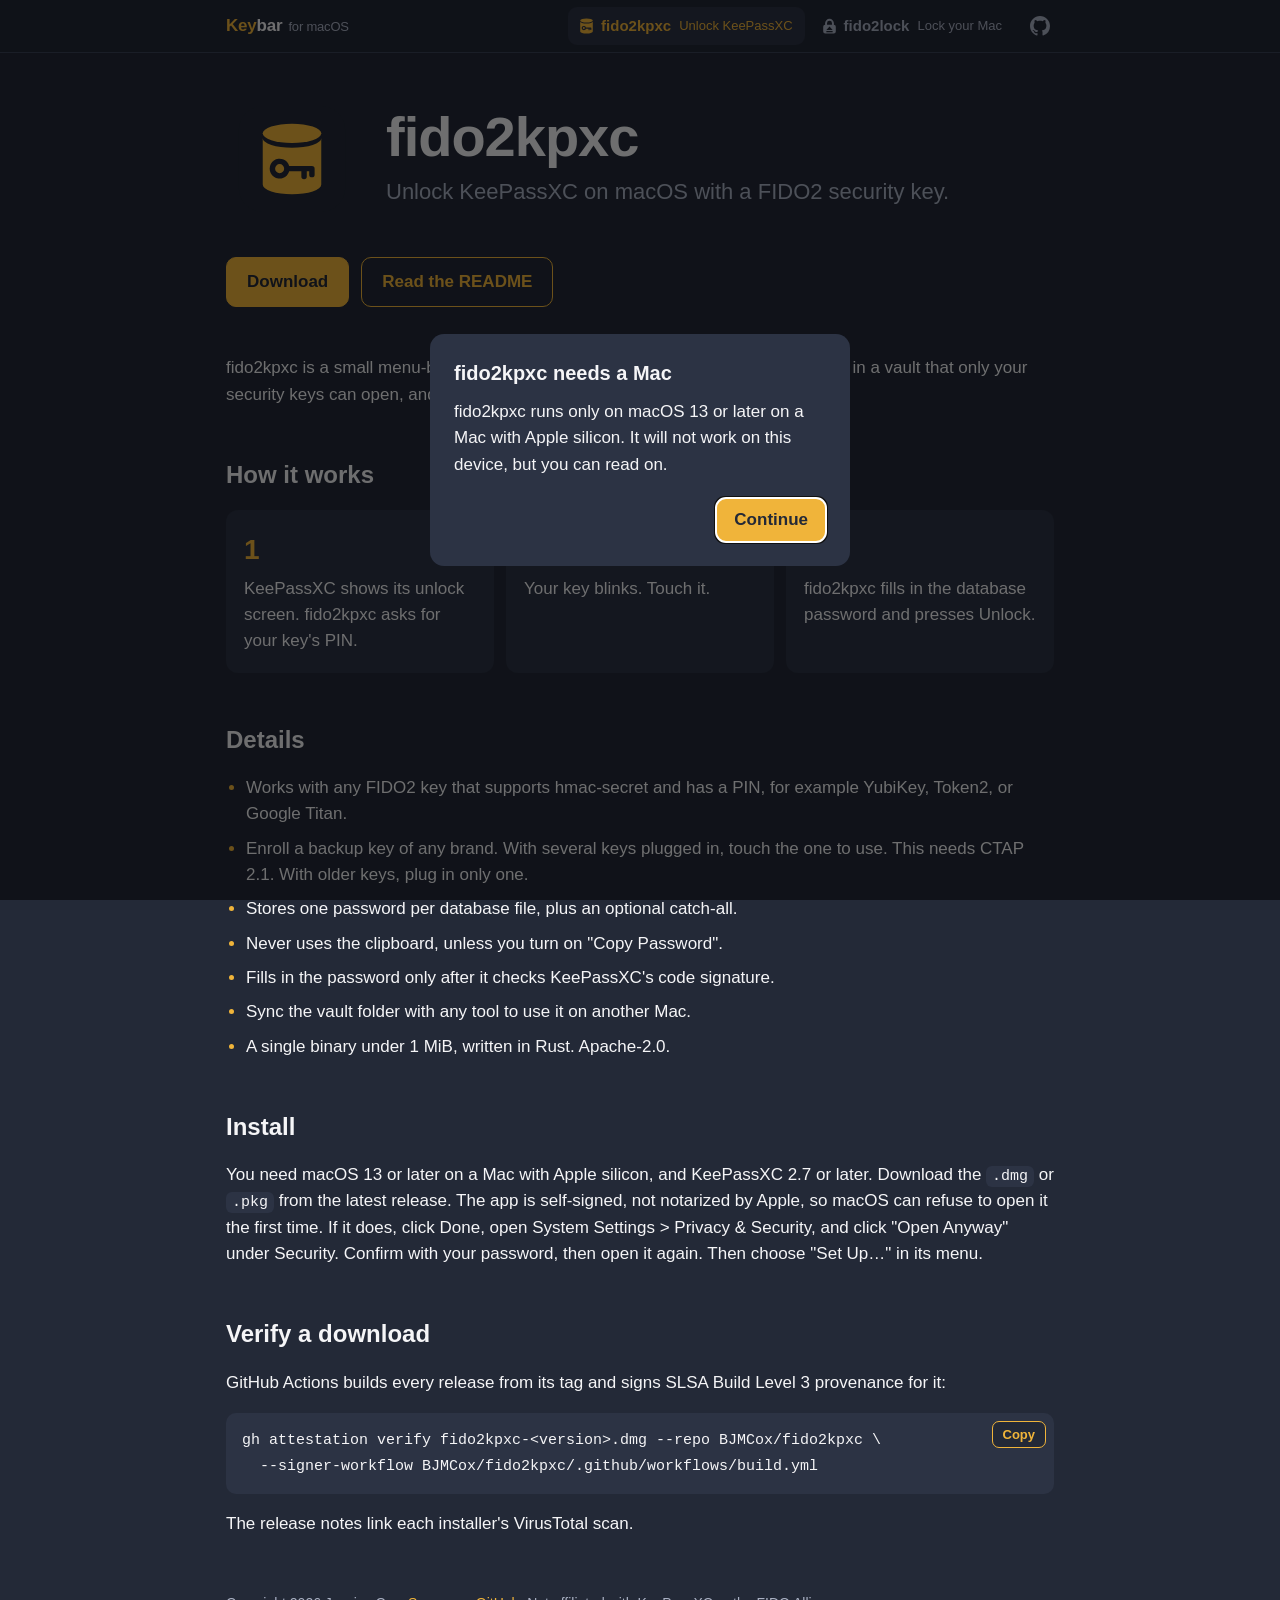
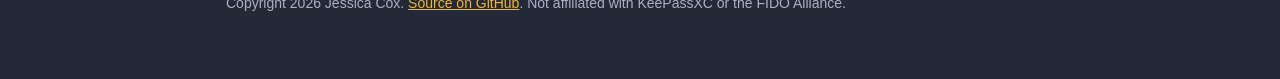
<file: docs/index.html>
<!DOCTYPE html>
<html lang="en">
<head>
<meta charset="utf-8">
<meta name="viewport" content="width=device-width, initial-scale=1">
<title>fido2kpxc</title>
<meta name="description" content="Unlock KeePassXC on macOS with a FIDO2 security key of any brand.">
<meta property="og:title" content="fido2kpxc">
<meta property="og:description" content="Unlock KeePassXC on macOS with a FIDO2 security key of any brand.">
<meta property="og:image" content="https://raw.githubusercontent.com/BJMCox/fido2kpxc/main/assets/social-preview.png">
<meta name="color-scheme" content="dark">
<link rel="icon" href="logo.svg" type="image/svg+xml">
<link rel="stylesheet" href="keybar.css">
</head>
<body>
<!-- The Keybar bar. Keep it the same on every Keybar site, apart from aria-current. -->
<div class="keybar">
  <nav aria-label="Keybar">
    <span class="name"><span>Key</span>bar<small>for macOS</small></span>
    <a class="app" href="https://bjmcox.github.io/fido2kpxc/" aria-current="page"><svg viewBox="0 0 20 24" aria-hidden="true"><ellipse cx="10" cy="3.5" rx="9.7" ry="3.2" fill="currentColor"/> <path fill="currentColor" fill-rule="evenodd" d="M0.3 5.1A9.7 3.2 0 0 0 19.7 5.1V20.5A9.7 3.2 0 0 1 0.3 20.5Z M9.075 14.3H16.6A0.9 0.9 0 0 1 17.5 15.2V17.2A0.9 0.9 0 0 1 15.7 17.2V16.1H14.9V17.8A0.9 0.9 0 0 1 13.1 17.8V16.1H9.075A3.3 3.3 0 1 1 9.075 14.3Z M4.4 15.2a1.5 1.5 0 1 0 3 0a1.5 1.5 0 1 0 -3 0Z"/></svg>fido2kpxc <small>Unlock KeePassXC</small></a>
    <a class="app" href="https://bjmcox.github.io/fido2lock/"><svg viewBox="0 0 20 24" aria-hidden="true"><path fill="none" stroke="currentColor" stroke-width="3" stroke-linecap="round" d="M4.7 10.5V7.8a5.3 5.3 0 0 1 10.6 0V10.5"/> <path fill="currentColor" fill-rule="evenodd" d="M3.5 10h13a3.2 3.2 0 0 1 3.2 3.2v7.3a3.2 3.2 0 0 1 -3.2 3.2h-13a3.2 3.2 0 0 1 -3.2 -3.2v-7.3a3.2 3.2 0 0 1 3.2 -3.2Z M10 12.9L14.8 18.1H5.2Z M5.2 19.6h9.6v2.2H5.2Z"/></svg>fido2lock <small>Lock your Mac</small></a>
    <a class="gh" href="https://github.com/BJMCox/fido2kpxc" aria-label="Source on GitHub"><svg viewBox="0 0 16 16" aria-hidden="true"><path fill="currentColor" d="M8 0C3.58 0 0 3.58 0 8c0 3.54 2.29 6.53 5.47 7.59.4.07.55-.17.55-.38 0-.19-.01-.82-.01-1.49-2.01.37-2.53-.49-2.69-.94-.09-.23-.48-.94-.82-1.13-.28-.15-.68-.52-.01-.53.63-.01 1.08.58 1.23.82.72 1.21 1.87.87 2.33.66.07-.52.28-.87.51-1.07-1.78-.2-3.64-.89-3.64-3.95 0-.87.31-1.59.82-2.15-.08-.2-.36-1.02.08-2.12 0 0 .67-.21 2.2.82.64-.18 1.32-.27 2-.27.68 0 1.36.09 2 .27 1.53-1.04 2.2-.82 2.2-.82.44 1.1.16 1.92.08 2.12.51.56.82 1.27.82 2.15 0 3.07-1.87 3.75-3.65 3.95.29.25.54.73.54 1.48 0 1.07-.01 1.93-.01 2.2 0 .21.15.46.55.38A8.013 8.013 0 0016 8c0-4.42-3.58-8-8-8z"/></svg></a>
  </nav>
</div>
<main>
  <header>
    <img src="logo.svg" alt="">
    <div>
      <h1>fido2kpxc</h1>
      <p class="tagline">Unlock KeePassXC on macOS with a FIDO2 security key.</p>
    </div>
  </header>

  <div class="actions">
    <a class="button primary" href="https://github.com/BJMCox/fido2kpxc/releases/latest">Download</a>
    <a class="button" href="https://github.com/BJMCox/fido2kpxc#readme">Read the README</a>
  </div>

  <p>fido2kpxc is a small menu-bar app. It keeps your KeePassXC database passwords in a vault that only your security keys can open, and fills in the password when KeePassXC asks for it.</p>

  <h2>How it works</h2>
  <ol class="steps">
    <li>KeePassXC shows its unlock screen. fido2kpxc asks for your key's PIN.</li>
    <li>Your key blinks. Touch it.</li>
    <li>fido2kpxc fills in the database password and presses Unlock.</li>
  </ol>

  <h2>Details</h2>
  <ul class="facts">
    <li>Works with any FIDO2 key that supports hmac-secret and has a PIN, for example YubiKey, Token2, or Google Titan.</li>
    <li>Enroll a backup key of any brand. With several keys plugged in, touch the one to use. This needs CTAP 2.1. With older keys, plug in only one.</li>
    <li>Stores one password per database file, plus an optional catch-all.</li>
    <li>Never uses the clipboard, unless you turn on "Copy Password".</li>
    <li>Fills in the password only after it checks KeePassXC's code signature.</li>
    <li>Sync the vault folder with any tool to use it on another Mac.</li>
    <li>A single binary under 1 MiB, written in Rust. Apache-2.0.</li>
  </ul>

  <h2>Install</h2>
  <p>You need macOS 13 or later on a Mac with Apple silicon, and KeePassXC 2.7 or later. Download the <code>.dmg</code> or <code>.pkg</code> from the latest release. The app is self-signed, not notarized by Apple, so macOS can refuse to open it the first time. If it does, click Done, open System Settings &gt; Privacy &amp; Security, and click "Open Anyway" under Security. Confirm with your password, then open it again. Then choose "Set Up…" in its menu.</p>

  <h2>Verify a download</h2>
  <p>GitHub Actions builds every release from its tag and signs SLSA Build Level 3 provenance for it:</p>
  <pre><code>gh attestation verify fido2kpxc-&lt;version&gt;.dmg --repo BJMCox/fido2kpxc \
  --signer-workflow BJMCox/fido2kpxc/.github/workflows/build.yml</code></pre>
  <p>The release notes link each installer's VirusTotal scan.</p>

  <footer>
    Copyright 2026 Jessica Cox. <a href="https://github.com/BJMCox/fido2kpxc">Source on GitHub</a>.
    Not affiliated with KeePassXC or the FIDO Alliance.
  </footer>
</main>
<script src="copy.js"></script>
<script src="os-check.js"></script>
</body>
</html>
</file>
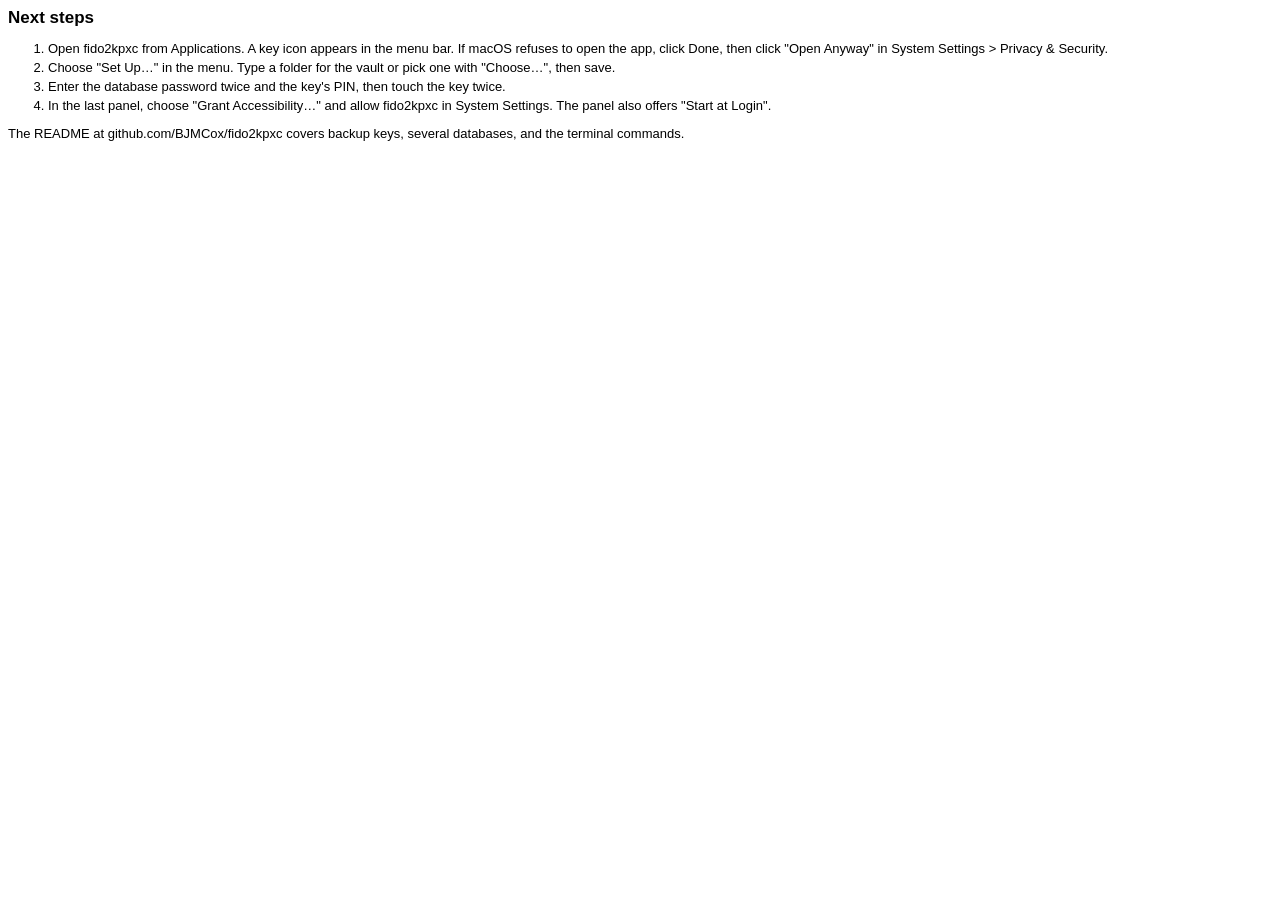
<file: assets/pkg/resources/conclusion.html>
<!DOCTYPE html>
<html>
<head>
<meta charset="utf-8">
<meta name="color-scheme" content="light dark">
<style>
  body { font: 13px -apple-system, sans-serif; }
  h1 { font-size: 17px; margin: 0 0 8px; }
  li { margin-bottom: 4px; }
</style>
</head>
<body>
<h1>Next steps</h1>
<ol>
  <li>Open fido2kpxc from Applications. A key icon appears in the menu bar. If macOS refuses to open the app, click Done, then click "Open Anyway" in System Settings &gt; Privacy &amp; Security.</li>
  <li>Choose "Set Up…" in the menu. Type a folder for the vault or pick one with "Choose…", then save.</li>
  <li>Enter the database password twice and the key's PIN, then touch the key twice.</li>
  <li>In the last panel, choose "Grant Accessibility…" and allow fido2kpxc in System Settings. The panel also offers "Start at Login".</li>
</ol>
<p>The README at github.com/BJMCox/fido2kpxc covers backup keys, several databases, and the terminal commands.</p>
</body>
</html>
</file>
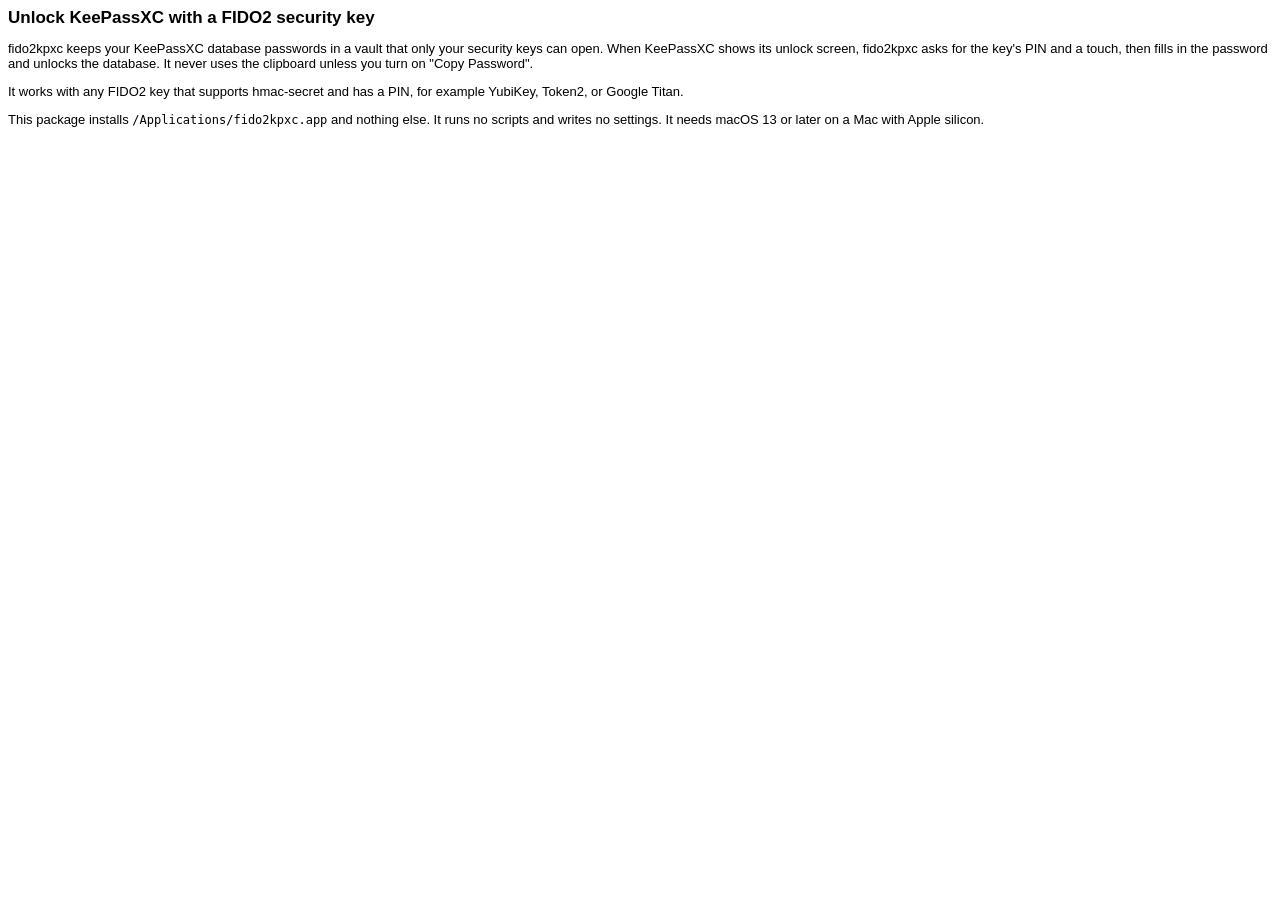
<file: assets/pkg/resources/welcome.html>
<!DOCTYPE html>
<html>
<head>
<meta charset="utf-8">
<meta name="color-scheme" content="light dark">
<style>
  body { font: 13px -apple-system, sans-serif; }
  h1 { font-size: 17px; margin: 0 0 8px; }
  code { font: 12px ui-monospace, Menlo, monospace; }
</style>
</head>
<body>
<h1>Unlock KeePassXC with a FIDO2 security key</h1>
<p>fido2kpxc keeps your KeePassXC database passwords in a vault that only your security keys can open. When KeePassXC shows its unlock screen, fido2kpxc asks for the key's PIN and a touch, then fills in the password and unlocks the database. It never uses the clipboard unless you turn on "Copy Password".</p>
<p>It works with any FIDO2 key that supports hmac-secret and has a PIN, for example YubiKey, Token2, or Google Titan.</p>
<p>This package installs <code>/Applications/fido2kpxc.app</code> and nothing else. It runs no scripts and writes no settings. It needs macOS 13 or later on a Mac with Apple silicon.</p>
</body>
</html>
</file>
<file: docs/keybar.css>
/* The Keybar theme, shared by every Keybar site. Keep the copies identical. */
:root {
  --bg: #232937;
  --panel: #2c3344;
  --text: #f5f5f7;
  --muted: #aab1c3;
  --gold: #f0b43a;
}
* { box-sizing: border-box; }
body {
  margin: 0;
  background: var(--bg);
  color: var(--text);
  font: 17px/1.55 -apple-system, BlinkMacSystemFont, "Helvetica Neue", Arial, sans-serif;
}
main { max-width: 860px; margin: 0 auto; padding: 40px 16px 64px; }
a { color: var(--gold); }
header { display: flex; align-items: center; gap: 28px; flex-wrap: wrap; }
header img { width: 132px; height: 132px; }
h1 { font-size: 56px; line-height: 1; margin: 0 0 10px; letter-spacing: -1px; }
.tagline { color: var(--muted); font-size: 22px; margin: 0; }
.actions { display: flex; gap: 12px; flex-wrap: wrap; margin: 32px 0 48px; }
.button {
  display: inline-block; padding: 11px 20px; border-radius: 10px;
  font-weight: 600; text-decoration: none; border: 1px solid var(--gold);
}
.button.primary { background: var(--gold); color: var(--bg); }
h2 { font-size: 24px; margin: 48px 0 16px; }
ol.steps { counter-reset: step; list-style: none; padding: 0; display: grid; gap: 12px;
  grid-template-columns: repeat(auto-fit, minmax(220px, 1fr)); }
ol.steps li { counter-increment: step; background: var(--panel); border-radius: 12px; padding: 18px; }
ol.steps li::before { content: counter(step); display: block; color: var(--gold);
  font-weight: 700; font-size: 28px; margin-bottom: 4px; }
ul.facts { padding-left: 20px; }
ul.facts li { margin-bottom: 8px; }
ul.facts li::marker { color: var(--gold); }
code { font: 15px ui-monospace, Menlo, monospace; background: var(--panel); padding: 2px 6px; border-radius: 6px; }
pre { position: relative; background: var(--panel); padding: 14px 16px; padding-right: 84px;
  border-radius: 10px; overflow-x: auto; }
pre .copy { position: absolute; top: 8px; right: 8px; font: 600 13px -apple-system, sans-serif;
  padding: 5px 10px; border-radius: 7px; border: 1px solid var(--gold); background: var(--bg);
  color: var(--gold); cursor: pointer; }
pre .copy:hover { background: var(--gold); color: var(--bg); }
pre code { background: none; padding: 0; }
dialog::backdrop { background: rgb(0 0 0 / 0.55); }
footer { color: var(--muted); font-size: 14px; margin-top: 56px; }
@media (max-width: 520px) {
  h1 { font-size: 42px; }
  header img { width: 96px; height: 96px; }
}

/* The Keybar bar, shared by every Keybar site. */
.keybar { position: sticky; top: 0; z-index: 10; background: rgb(35 41 55 / 0.92);
  backdrop-filter: blur(8px); border-bottom: 1px solid #3a4256; }
.keybar nav { max-width: 860px; margin: 0 auto; padding: 0 16px; display: flex; align-items: center;
  gap: 6px; min-height: 52px; flex-wrap: wrap; }
.keybar .name { font-weight: 700; margin-right: auto; padding: 8px 0; letter-spacing: -0.2px; }
.keybar .name span { color: var(--gold); }
.keybar .name small { color: var(--muted); font-weight: 400; font-size: 13px; margin-left: 6px; }
.keybar .app { display: flex; align-items: center; gap: 8px; padding: 7px 12px; border-radius: 9px;
  color: var(--muted); text-decoration: none; font-weight: 600; font-size: 15px; }
.keybar .app svg { width: 13px; height: 16px; flex: none; }
.keybar .app small { font-weight: 400; font-size: 13px; }
.keybar .app:hover { color: var(--text); background: var(--panel); }
.keybar .app[aria-current="page"] { color: var(--gold); background: var(--panel); }
.keybar .gh { color: var(--muted); padding: 7px 4px 7px 10px; display: flex; }
.keybar .gh:hover { color: var(--text); }
.keybar .gh svg { width: 20px; height: 20px; }
@media (max-width: 520px) {
  .keybar .name { width: 100%; padding-bottom: 0; }
  .keybar .app small { display: none; }
  .keybar nav { padding-bottom: 6px; }
}
</file>
